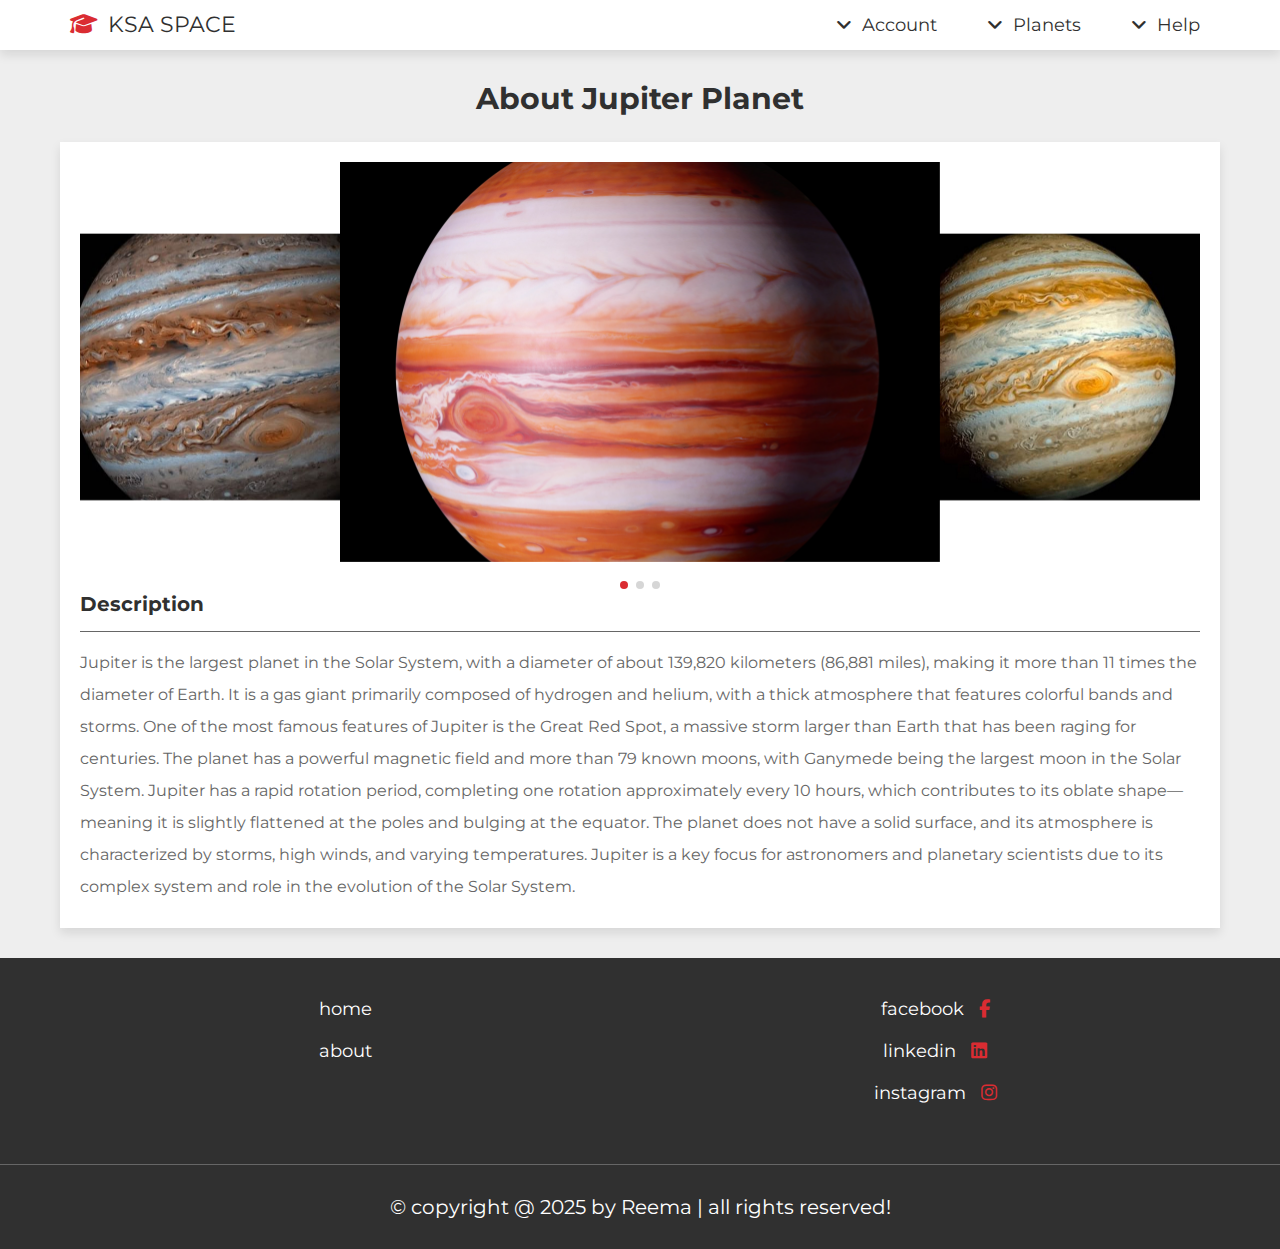
<file: jupiterplanet.html>
<!DOCTYPE html>
<html lang="en">

<head>
    <meta charset="UTF-8">
    <meta http-equiv="X-UA-Compatible" content="IE=edge">
    <meta name="viewport" content="width=device-width, initial-scale=1.0">
    <title>Jupiter Planet</title>

    <link rel="stylesheet" href="https://cdn.jsdelivr.net/npm/swiper@8/swiper-bundle.min.css" />

    <!-- font awesome cdn link  -->
    <link rel="stylesheet" href="https://cdnjs.cloudflare.com/ajax/libs/font-awesome/6.2.0/css/all.min.css">
    <link rel="stylesheet" href="css/sstyle.css">

</head>

<body>
    <header class="header">
        <nav class="navbar nav-2">
            <section class="flex">
                <div id="menu-btn" class="fas fa-bars"></div>
    
                <div class="menu">
                    <ul >
                        <li><a href=" #">Account<i class="fas fa-angle-down" style="margin-right: 10px;"></i></a>
                            <ul>
                                <li><a href="login.index">Login</a></li>
                                <li><a href="register.index">Register</a>
                            </ul>
                        </li>
                        <li><a href="#">Planets<i class="fas fa-angle-down" style="margin-right: 10px;"></i></a>
                        </li>
                        <li><a href="#">Help<i class="fas fa-angle-down" style="margin-right: 10px;"></i></a>
                            <ul>
                                <li><a href="#">About Us</a></i></li>
                            </ul>
                        </li>
                    </ul>
                </div>
                <a href="index.html" class="logo">KSA SPACE<i class="fa-solid fa-graduation-cap"
                        style="margin-left: 10px;"></i></a>
    
            </section>
        </nav>
    
    </header>
    <!-- view property section starts  -->

    <section class="view-property">

        <h1 class="heading">About Jupiter Planet</h1>
        <div class="details" >
            <div class="swiper images-container">
                <div class="swiper-wrapper">
                    <img src="images/jupiter1.jpg" alt="" class="swiper-slide">
                    <img src="images/jupiter2.jpg" alt="" class="swiper-slide">
                    <img src="images/jupiter3.jpg" alt="" class="swiper-slide">
                </div>
                <div class="swiper-pagination"></div>
            </div>
            <h3 class="title">Description</h3>
            <p class="description">Jupiter is the largest planet in the Solar System, with a diameter of about 139,820 kilometers (86,881 miles), making it more than 11 times the diameter of Earth. It is a gas giant primarily composed of hydrogen and helium, with a thick atmosphere that features colorful bands and storms.

                One of the most famous features of Jupiter is the Great Red Spot, a massive storm larger than Earth that has been raging for centuries. The planet has a powerful magnetic field and more than 79 known moons, with Ganymede being the largest moon in the Solar System.
                
                Jupiter has a rapid rotation period, completing one rotation approximately every 10 hours, which contributes to its oblate shape—meaning it is slightly flattened at the poles and bulging at the equator. The planet does not have a solid surface, and its atmosphere is characterized by storms, high winds, and varying temperatures. Jupiter is a key focus for astronomers and planetary scientists due to its complex system and role in the evolution of the Solar System.
                </p>
        </div>

    </section>


<!-- footer section starts  -->

<footer class="footer">

    <section class="flex">

        <div class="box">
            <a href="index.html"><span>home</span></a>
            <a href="#"><span>about</span></a>
        </div>

        <div class="box">
            <a href="#"><span>facebook</span><i class="fab fa-facebook-f"></i></a>
            <a href="#"><span>linkedin</span><i class="fab fa-linkedin"></i></a>
            <a href="#"><span>instagram</span><i class="fab fa-instagram"></i></a>

        </div>

    </section>
    <div class="credit">&copy; copyright @ 2025 by Reema | all rights reserved!
    </div>

</footer>

<!-- footer section ends -->
    <script src="https://cdn.jsdelivr.net/npm/swiper@8/swiper-bundle.min.js"></script>
    <!-- custom js file link  -->
    <script src="js/script.js"></script>
    <script>
    var swiper = new Swiper(".images-container", {
        effect: "coverflow",
        grabCursor: true,
        centeredSlides: true,
        slidesPerView: "auto",
        loop: true,
        coverflowEffect: {
            rotate: 0,
            stretch: 0,
            depth: 200,
            modifier: 3,
            slideShadows: true,
        },
        pagination: {
            el: ".swiper-pagination",
        },
    });
    </script>
</body>

</html>
</file>
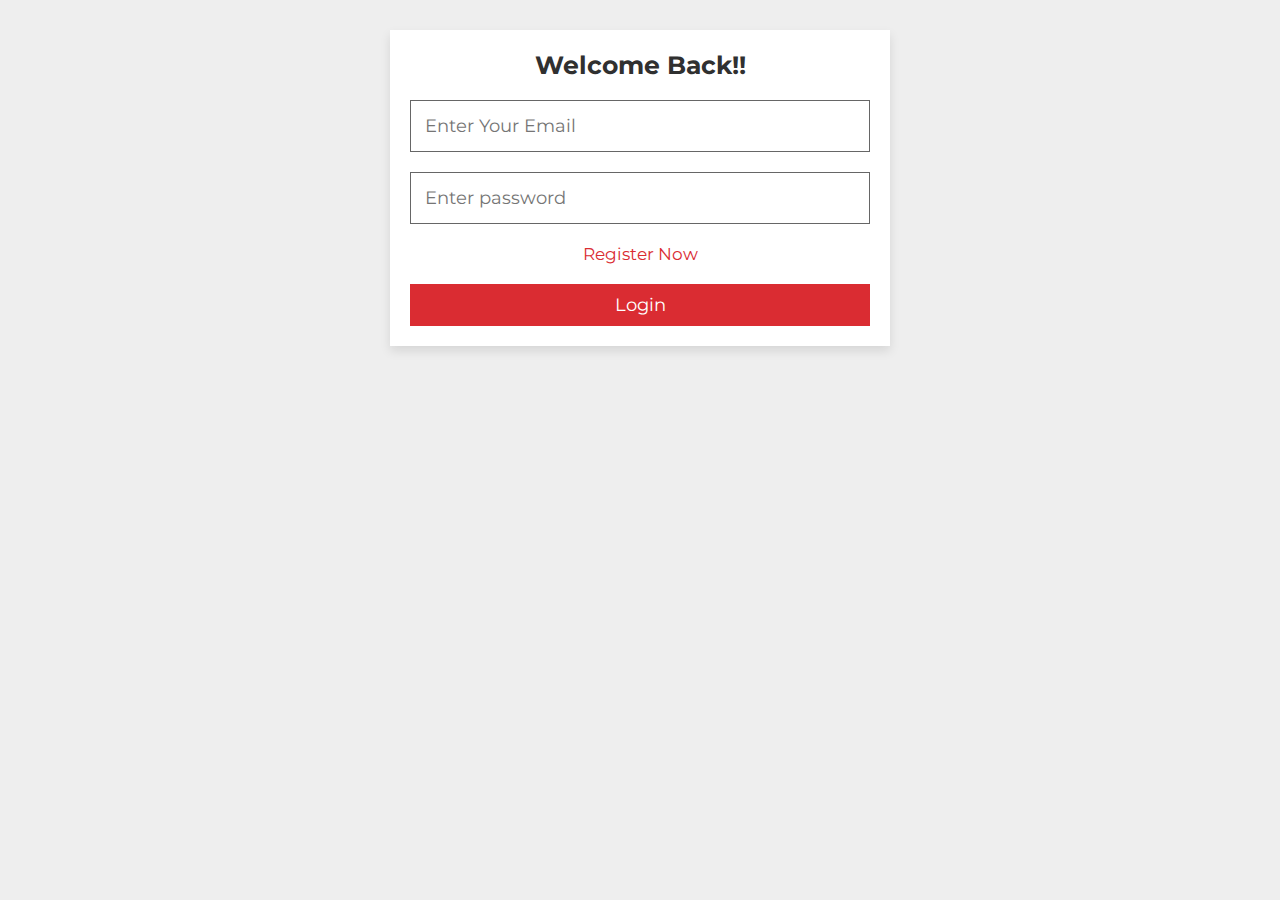
<file: login.html>
<!DOCTYPE html>
<html lang="en">

<head>
   <meta charset="UTF-8">
   <meta http-equiv="X-UA-Compatible" content="IE=edge">
   <meta name="viewport" content="width=device-width, initial-scale=1.0">
   <title>Login</title>

   <!-- font awesome cdn link  -->
   <link rel="stylesheet" href="https://cdnjs.cloudflare.com/ajax/libs/font-awesome/6.2.0/css/all.min.css">

   <!-- custom css file link  -->
   <link rel="stylesheet" href="css/sstyle.css">

</head>

<body>

   <!-- login section starts  -->

   <section class="form-container">

      <form method="post" >
         <h3>Welcome back!!</h3>
         <input type="email" name="email" required maxlength="50" placeholder="Enter Your Email" class="box" autofocus>
         <input type="password" name="pass" required maxlength="20" placeholder="Enter password" class="box">
         <p><a href="register.html">Register Now</a></p>
         <input type="submit" value="Login" name="submit" class="btn">
      </form>

   </section>

   <!-- login section ends -->
   <script src="js/script.js"></script>

</body>

</html>
</file>
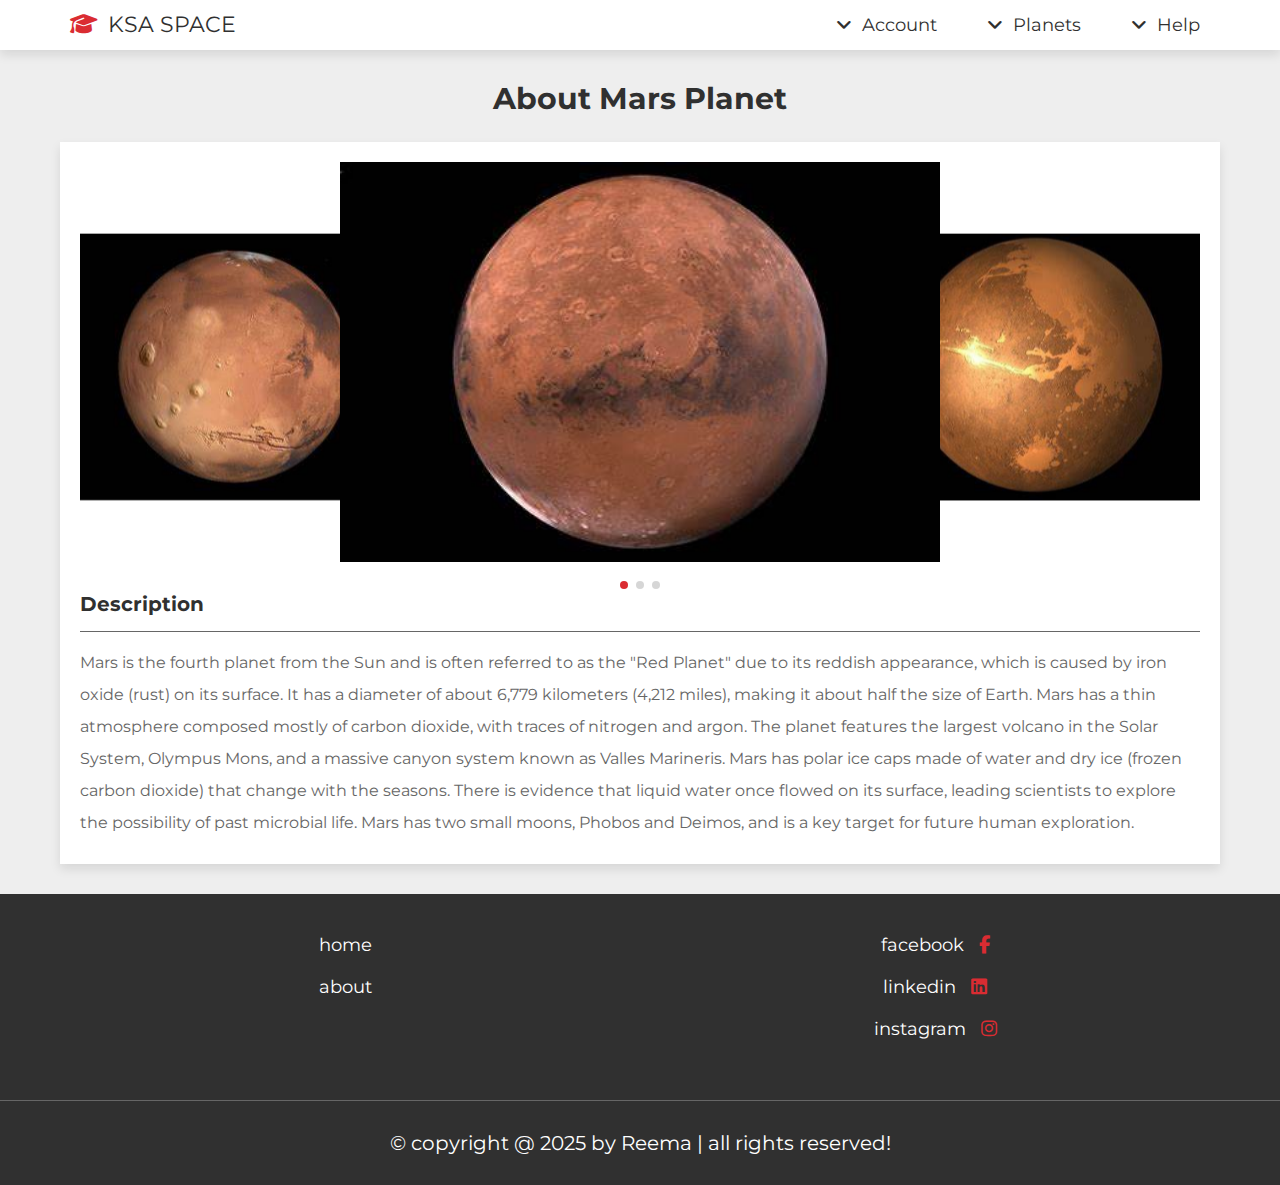
<file: marsplanet.html>
<!DOCTYPE html>
<html lang="en">

<head>
    <meta charset="UTF-8">
    <meta http-equiv="X-UA-Compatible" content="IE=edge">
    <meta name="viewport" content="width=device-width, initial-scale=1.0">
    <title>Mars Planet</title>

    <link rel="stylesheet" href="https://cdn.jsdelivr.net/npm/swiper@8/swiper-bundle.min.css" />

    <!-- font awesome cdn link  -->
    <link rel="stylesheet" href="https://cdnjs.cloudflare.com/ajax/libs/font-awesome/6.2.0/css/all.min.css">
    <link rel="stylesheet" href="css/sstyle.css">
</head>

<body>
    <header class="header">
        <nav class="navbar nav-2">
            <section class="flex">
                <div id="menu-btn" class="fas fa-bars"></div>
    
                <div class="menu">
                    <ul >
                        <li><a href=" #">Account<i class="fas fa-angle-down" style="margin-right: 10px;"></i></a>
                            <ul>
                                <li><a href="login.html">Login</a></li>
                                <li><a href="register.html">Register</a>
                            </ul>
                        </li>
                        <li><a href="#">Planets<i class="fas fa-angle-down" style="margin-right: 10px;"></i></a>
                        </li>
                        <li><a href="#">Help<i class="fas fa-angle-down" style="margin-right: 10px;"></i></a>
                            <ul>
                                <li><a href="#">About Us</a></i></li>
                            </ul>
                        </li>
                    </ul>
                </div>
                <a href="index.html" class="logo">KSA SPACE<i class="fa-solid fa-graduation-cap"
                        style="margin-left: 10px;"></i></a>
    
            </section>
        </nav>
    
    </header>
    <!-- view property section starts  -->

    <section class="view-property">

        <h1 class="heading">About Mars Planet</h1>
        <div class="details" >
            <div class="swiper images-container">
                <div class="swiper-wrapper">
                    <img src="images/mars1.jpg" alt="" class="swiper-slide">
                    <img src="images/mars2.jpg" alt="" class="swiper-slide">
                    <img src="images/mars3.jpg" alt="" class="swiper-slide">
                </div>
                <div class="swiper-pagination"></div>
            </div>
            <h3 class="title">Description</h3>
            <p class="description">Mars is the fourth planet from the Sun and is often referred to as the "Red Planet" due to its reddish appearance, which is caused by iron oxide (rust) on its surface. It has a diameter of about 6,779 kilometers (4,212 miles), making it about half the size of Earth. Mars has a thin atmosphere composed mostly of carbon dioxide, with traces of nitrogen and argon.

                The planet features the largest volcano in the Solar System, Olympus Mons, and a massive canyon system known as Valles Marineris. Mars has polar ice caps made of water and dry ice (frozen carbon dioxide) that change with the seasons. There is evidence that liquid water once flowed on its surface, leading scientists to explore the possibility of past microbial life. Mars has two small moons, Phobos and Deimos, and is a key target for future human exploration.
                </p>
        </div>

    </section>



<!-- footer section starts  -->

<footer class="footer">

    <section class="flex">

        <div class="box">
            <a href="index.html"><span>home</span></a>
            <a href="#"><span>about</span></a>
        </div>

        <div class="box">
            <a href="#"><span>facebook</span><i class="fab fa-facebook-f"></i></a>
            <a href="#"><span>linkedin</span><i class="fab fa-linkedin"></i></a>
            <a href="#"><span>instagram</span><i class="fab fa-instagram"></i></a>

        </div>

    </section>
    <div class="credit">&copy; copyright @ 2025 by Reema | all rights reserved!
    </div>

</footer>

<!-- footer section ends -->
    <script src="https://cdn.jsdelivr.net/npm/swiper@8/swiper-bundle.min.js"></script>
    <!-- custom js file link  -->
    <script src="js/script.js"></script>
    <script>
    var swiper = new Swiper(".images-container", {
        effect: "coverflow",
        grabCursor: true,
        centeredSlides: true,
        slidesPerView: "auto",
        loop: true,
        coverflowEffect: {
            rotate: 0,
            stretch: 0,
            depth: 200,
            modifier: 3,
            slideShadows: true,
        },
        pagination: {
            el: ".swiper-pagination",
        },
    });
    </script>
</body>

</html>
</file>
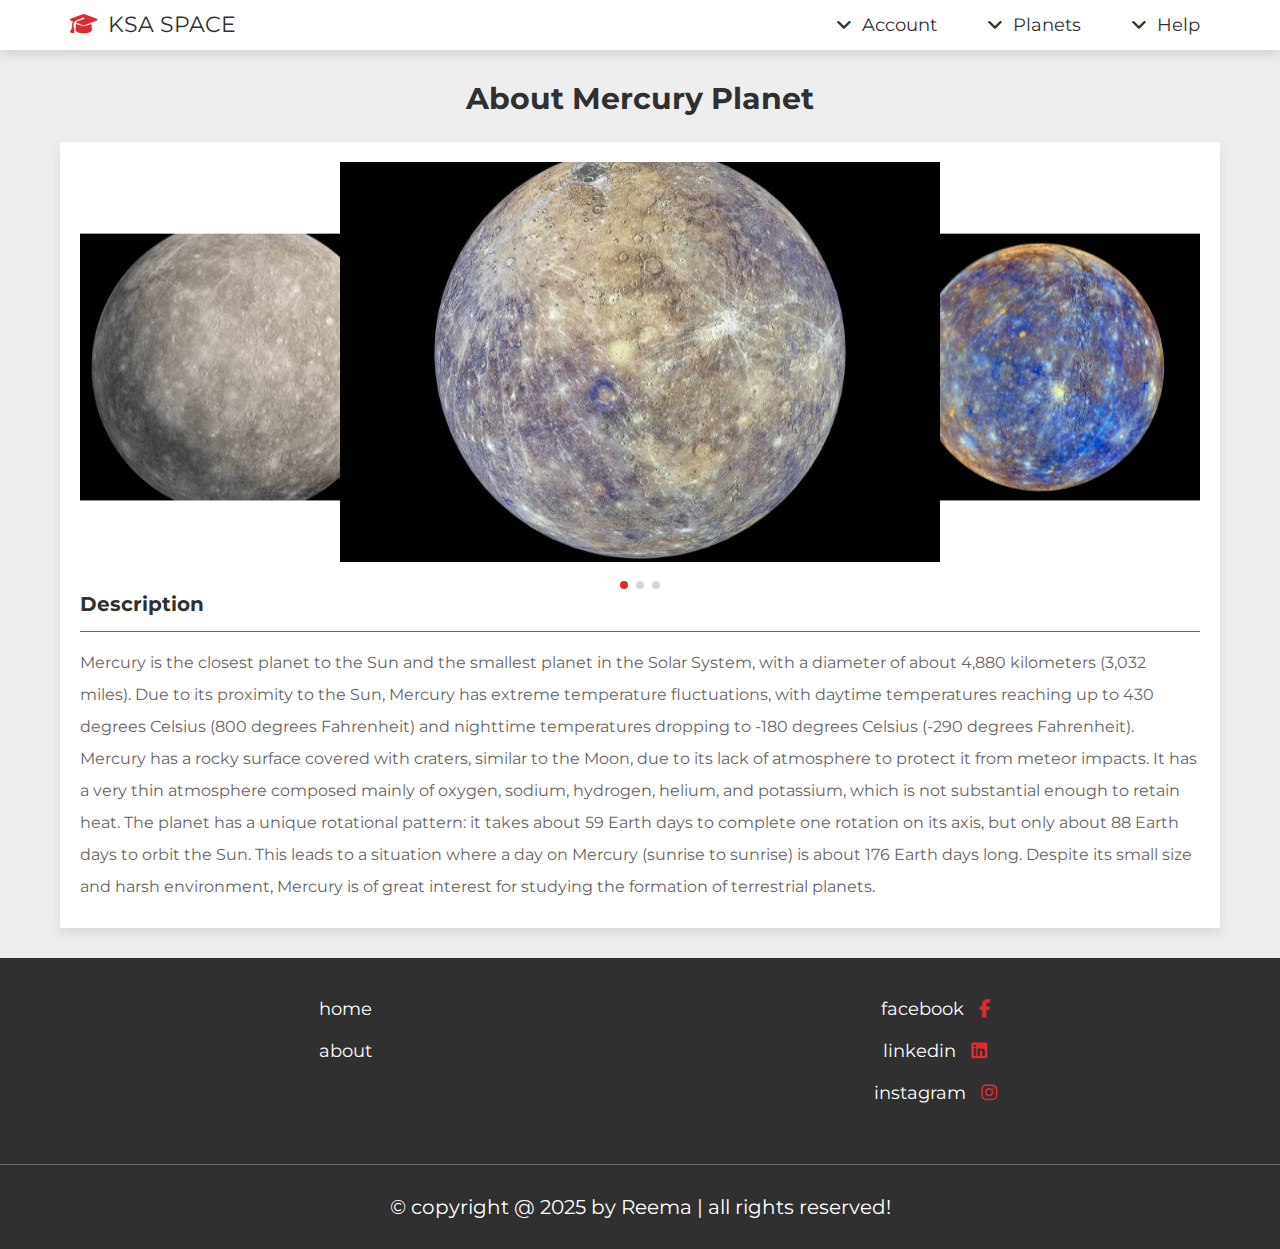
<file: mercuryplanet.html>
<!DOCTYPE html>
<html lang="en">

<head>
    <meta charset="UTF-8">
    <meta http-equiv="X-UA-Compatible" content="IE=edge">
    <meta name="viewport" content="width=device-width, initial-scale=1.0">
    <title>Mercury Planet</title>

    <link rel="stylesheet" href="https://cdn.jsdelivr.net/npm/swiper@8/swiper-bundle.min.css" />

    <!-- font awesome cdn link  -->
    <link rel="stylesheet" href="https://cdnjs.cloudflare.com/ajax/libs/font-awesome/6.2.0/css/all.min.css">
    <link rel="stylesheet" href="css/sstyle.css">
</head>

<body>
    <header class="header">
        <nav class="navbar nav-2">
            <section class="flex">
                <div id="menu-btn" class="fas fa-bars"></div>
    
                <div class="menu">
                    <ul >
                        <li><a href=" #">Account<i class="fas fa-angle-down" style="margin-right: 10px;"></i></a>
                            <ul>
                                <li><a href="login.html">Login</a></li>
                                <li><a href="register.html">Register</a>
                            </ul>
                        </li>
                        <li><a href="#">Planets<i class="fas fa-angle-down" style="margin-right: 10px;"></i></a>
                        </li>
                        <li><a href="#">Help<i class="fas fa-angle-down" style="margin-right: 10px;"></i></a>
                            <ul>
                                <li><a href="#">About Us</a></i></li>
                            </ul>
                        </li>
                    </ul>
                </div>
                <a href="index.html" class="logo">KSA SPACE<i class="fa-solid fa-graduation-cap"
                        style="margin-left: 10px;"></i></a>
    
            </section>
        </nav>
    
    </header>
    <!-- view property section starts  -->

    <section class="view-property">

        <h1 class="heading">About Mercury Planet</h1>
        <div class="details" >
            <div class="swiper images-container">
                <div class="swiper-wrapper">
                    <img src="images/mercury1.jpeg" alt="" class="swiper-slide">
                    <img src="images/mercury1.jpg" alt="" class="swiper-slide">
                    <img src="images/mercury2.jpg" alt="" class="swiper-slide">
                </div>
                <div class="swiper-pagination"></div>
            </div>
            <h3 class="title">Description</h3>
            <p class="description">Mercury is the closest planet to the Sun and the smallest planet in the Solar System, with a diameter of about 4,880 kilometers (3,032 miles). Due to its proximity to the Sun, Mercury has extreme temperature fluctuations, with daytime temperatures reaching up to 430 degrees Celsius (800 degrees Fahrenheit) and nighttime temperatures dropping to -180 degrees Celsius (-290 degrees Fahrenheit).

                Mercury has a rocky surface covered with craters, similar to the Moon, due to its lack of atmosphere to protect it from meteor impacts. It has a very thin atmosphere composed mainly of oxygen, sodium, hydrogen, helium, and potassium, which is not substantial enough to retain heat.
                
                The planet has a unique rotational pattern: it takes about 59 Earth days to complete one rotation on its axis, but only about 88 Earth days to orbit the Sun. This leads to a situation where a day on Mercury (sunrise to sunrise) is about 176 Earth days long. Despite its small size and harsh environment, Mercury is of great interest for studying the formation of terrestrial planets.
                </p>
        </div>

    </section>

<!-- footer section starts  -->

<footer class="footer">

    <section class="flex">

        <div class="box">
            <a href="index.html"><span>home</span></a>
            <a href="#"><span>about</span></a>
        </div>

        <div class="box">
            <a href="#"><span>facebook</span><i class="fab fa-facebook-f"></i></a>
            <a href="#"><span>linkedin</span><i class="fab fa-linkedin"></i></a>
            <a href="#"><span>instagram</span><i class="fab fa-instagram"></i></a>

        </div>

    </section>
    <div class="credit">&copy; copyright @ 2025 by Reema | all rights reserved!
    </div>

</footer>

<!-- footer section ends -->
    <script src="https://cdn.jsdelivr.net/npm/swiper@8/swiper-bundle.min.js"></script>
    <!-- custom js file link  -->
    <script src="js/script.js"></script>
    <script>
    var swiper = new Swiper(".images-container", {
        effect: "coverflow",
        grabCursor: true,
        centeredSlides: true,
        slidesPerView: "auto",
        loop: true,
        coverflowEffect: {
            rotate: 0,
            stretch: 0,
            depth: 200,
            modifier: 3,
            slideShadows: true,
        },
        pagination: {
            el: ".swiper-pagination",
        },
    });
    </script>
</body>

</html>
</file>
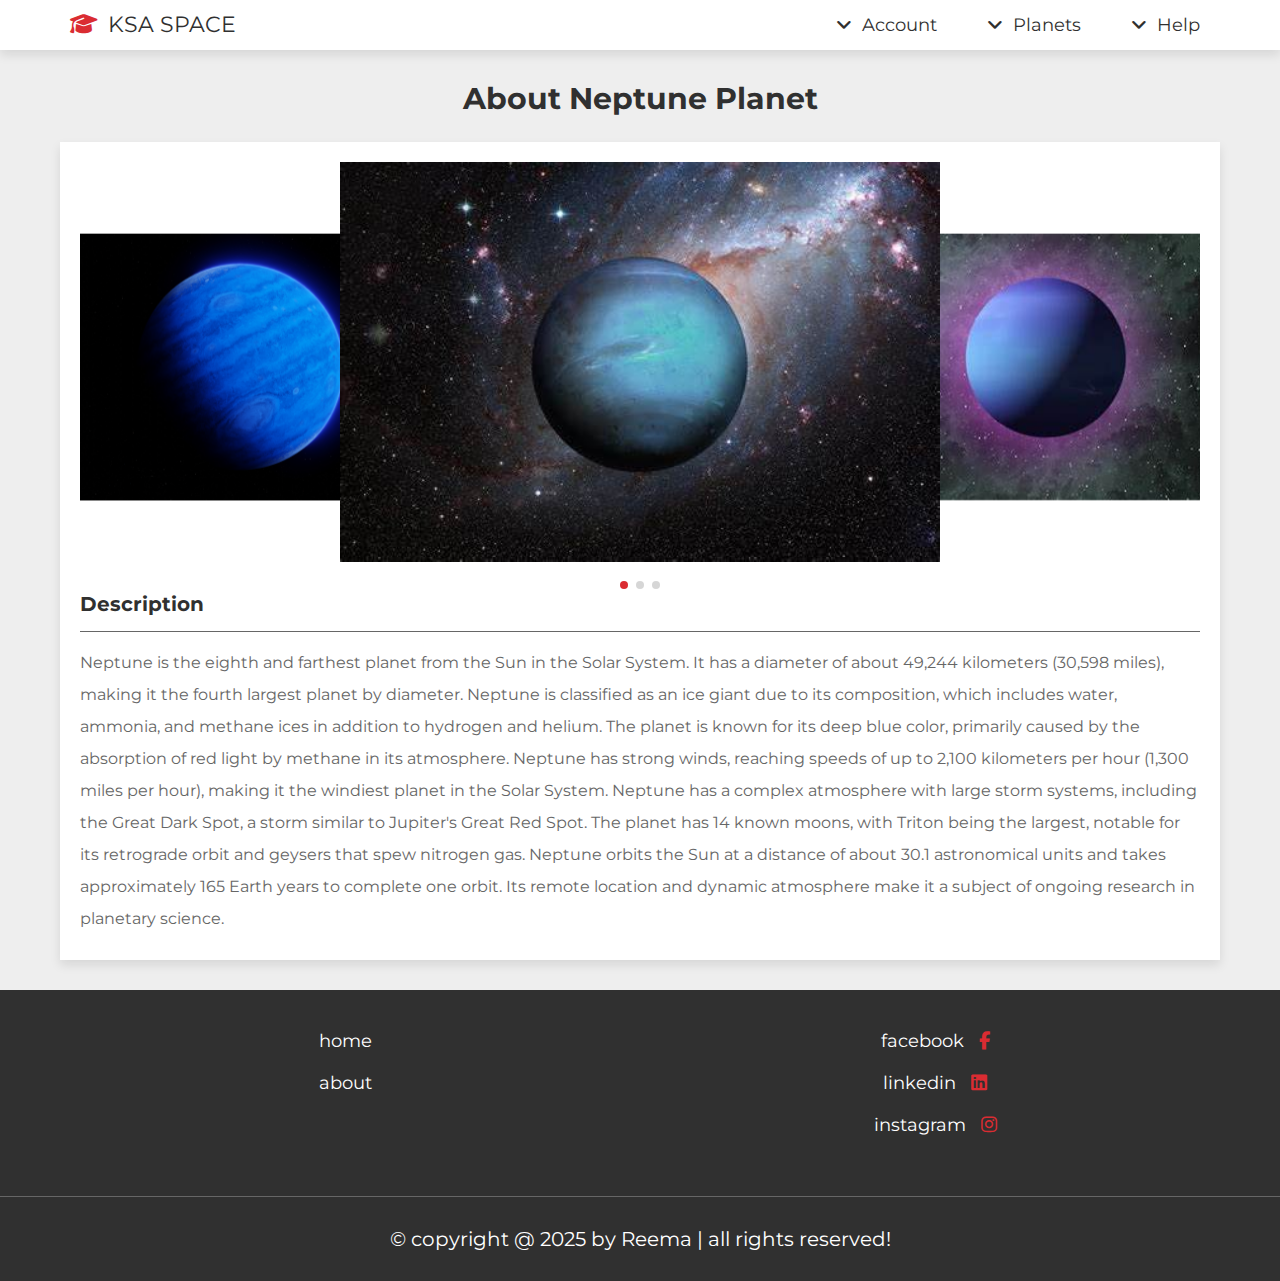
<file: neptuneplanet.html>
<!DOCTYPE html>
<html lang="en">

<head>
    <meta charset="UTF-8">
    <meta http-equiv="X-UA-Compatible" content="IE=edge">
    <meta name="viewport" content="width=device-width, initial-scale=1.0">
    <title>Neptune Planet</title>

    <link rel="stylesheet" href="https://cdn.jsdelivr.net/npm/swiper@8/swiper-bundle.min.css" />

    <!-- font awesome cdn link  -->
    <link rel="stylesheet" href="https://cdnjs.cloudflare.com/ajax/libs/font-awesome/6.2.0/css/all.min.css">
    <link rel="stylesheet" href="css/sstyle.css">
</head>

<body>
    <header class="header">
        <nav class="navbar nav-2">
            <section class="flex">
                <div id="menu-btn" class="fas fa-bars"></div>
    
                <div class="menu">
                    <ul >
                        <li><a href=" #">Account<i class="fas fa-angle-down" style="margin-right: 10px;"></i></a>
                            <ul>
                                <li><a href="login.html">Login</a></li>
                                <li><a href="register.html">Register</a>
                            </ul>
                        </li>
                        <li><a href="#">Planets<i class="fas fa-angle-down" style="margin-right: 10px;"></i></a>
                        </li>
                        <li><a href="#">Help<i class="fas fa-angle-down" style="margin-right: 10px;"></i></a>
                            <ul>
                                <li><a href="#">About Us</a></i></li>
                            </ul>
                        </li>
                    </ul>
                </div>
                <a href="index.html" class="logo">KSA SPACE<i class="fa-solid fa-graduation-cap"
                        style="margin-left: 10px;"></i></a>
    
            </section>
        </nav>
    
    </header>
    <!-- view property section starts  -->

    <section class="view-property">

        <h1 class="heading">About Neptune Planet</h1>
        <div class="details" >
            <div class="swiper images-container">
                <div class="swiper-wrapper">
                    <img src="images/neptune1.jpg" alt="" class="swiper-slide">
                    <img src="images/neptune2.jpg" alt="" class="swiper-slide">
                    <img src="images/neptune3.jpg" alt="" class="swiper-slide">
                </div>
                <div class="swiper-pagination"></div>
            </div>
            <h3 class="title">Description</h3>
            <p class="description">Neptune is the eighth and farthest planet from the Sun in the Solar System. It has a diameter of about 49,244 kilometers (30,598 miles), making it the fourth largest planet by diameter. Neptune is classified as an ice giant due to its composition, which includes water, ammonia, and methane ices in addition to hydrogen and helium.

                The planet is known for its deep blue color, primarily caused by the absorption of red light by methane in its atmosphere. Neptune has strong winds, reaching speeds of up to 2,100 kilometers per hour (1,300 miles per hour), making it the windiest planet in the Solar System.
                
                Neptune has a complex atmosphere with large storm systems, including the Great Dark Spot, a storm similar to Jupiter's Great Red Spot. The planet has 14 known moons, with Triton being the largest, notable for its retrograde orbit and geysers that spew nitrogen gas.
                
                Neptune orbits the Sun at a distance of about 30.1 astronomical units and takes approximately 165 Earth years to complete one orbit. Its remote location and dynamic atmosphere make it a subject of ongoing research in planetary science.
                </p>
        </div>

    </section>


<!-- footer section starts  -->

<footer class="footer">

    <section class="flex">

        <div class="box">
            <a href="index.html"><span>home</span></a>
            <a href="#"><span>about</span></a>
        </div>

        <div class="box">
            <a href="#"><span>facebook</span><i class="fab fa-facebook-f"></i></a>
            <a href="#"><span>linkedin</span><i class="fab fa-linkedin"></i></a>
            <a href="#"><span>instagram</span><i class="fab fa-instagram"></i></a>

        </div>

    </section>
    <div class="credit">&copy; copyright @ 2025 by Reema | all rights reserved!
    </div>

</footer>

<!-- footer section ends -->
    <script src="https://cdn.jsdelivr.net/npm/swiper@8/swiper-bundle.min.js"></script>
    <!-- custom js file link  -->
    <script src="js/script.js"></script>
    <script>
    var swiper = new Swiper(".images-container", {
        effect: "coverflow",
        grabCursor: true,
        centeredSlides: true,
        slidesPerView: "auto",
        loop: true,
        coverflowEffect: {
            rotate: 0,
            stretch: 0,
            depth: 200,
            modifier: 3,
            slideShadows: true,
        },
        pagination: {
            el: ".swiper-pagination",
        },
    });
    </script>
</body>

</html>
</file>
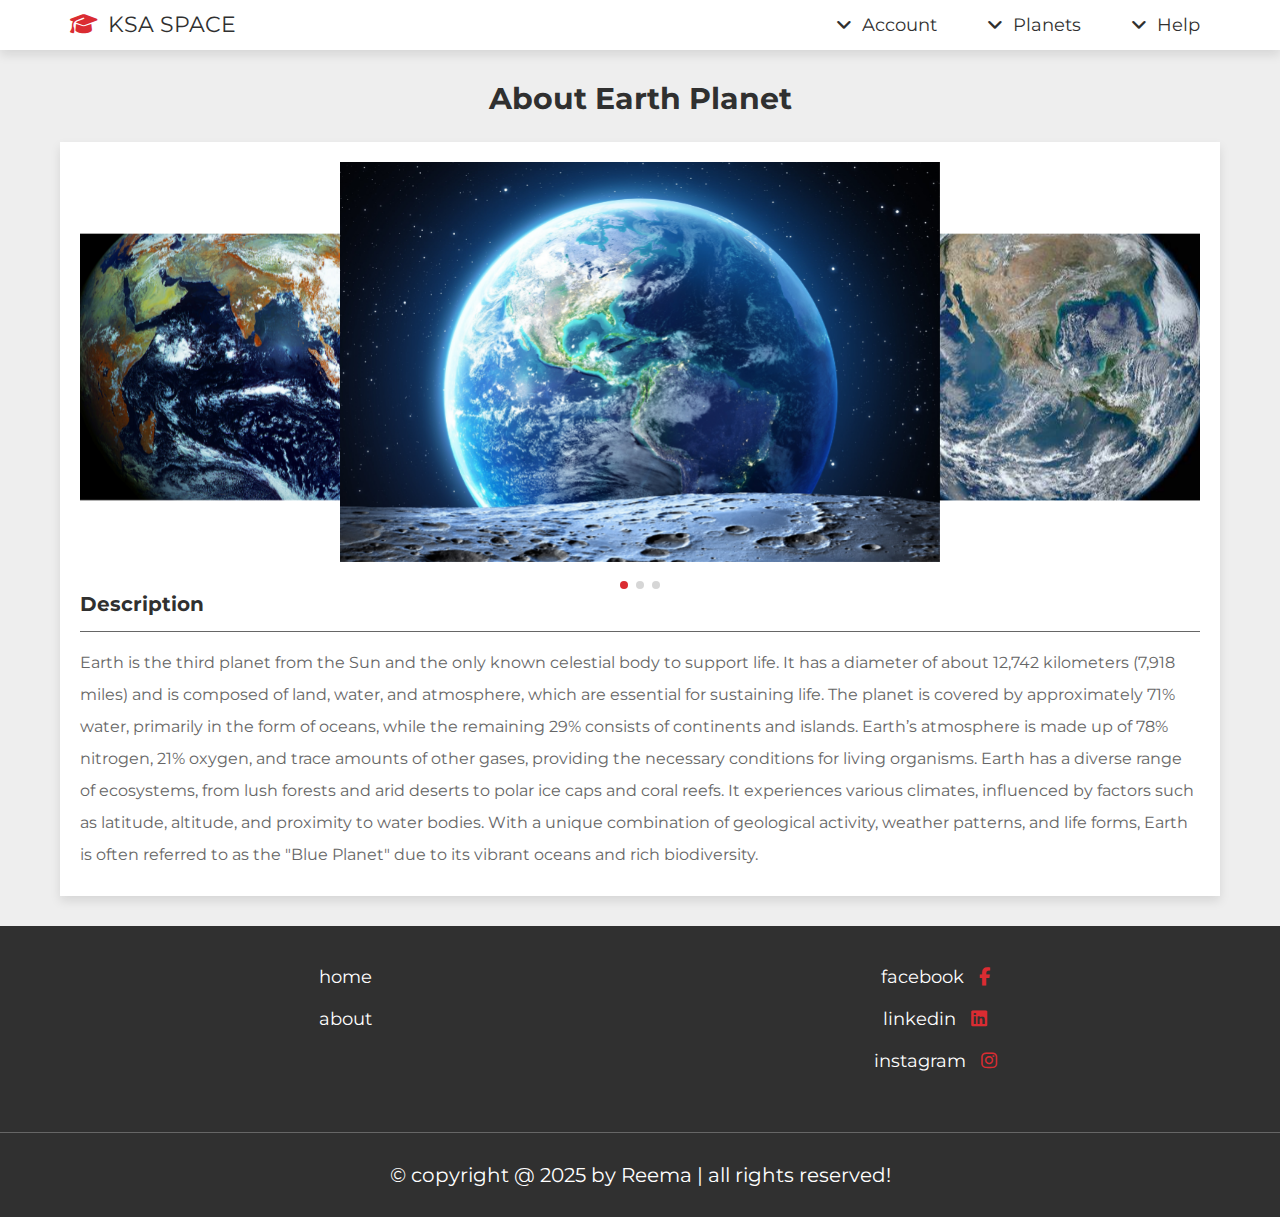
<file: planetEarth.html>
<!DOCTYPE html>
<html lang="en">

<head>
    <meta charset="UTF-8">
    <meta http-equiv="X-UA-Compatible" content="IE=edge">
    <meta name="viewport" content="width=device-width, initial-scale=1.0">
    <title>Earth Planet</title>

    <link rel="stylesheet" href="https://cdn.jsdelivr.net/npm/swiper@8/swiper-bundle.min.css" />

    <!-- font awesome cdn link  -->
    <link rel="stylesheet" href="https://cdnjs.cloudflare.com/ajax/libs/font-awesome/6.2.0/css/all.min.css">

    <!-- custom css file link  -->
    <link rel="stylesheet" href="css/sstyle.css">
</head>

<body>
    <header class="header">
        <nav class="navbar nav-2">
            <section class="flex">
                <div id="menu-btn" class="fas fa-bars"></div>
    
                <div class="menu">
                    <ul >
                        <li><a href=" #">Account<i class="fas fa-angle-down" style="margin-right: 10px;"></i></a>
                            <ul>
                                <li><a href="login.html">Login</a></li>
                                <li><a href="register.html">Register</a>
                            </ul>
                        </li>
                        <li><a href="#">Planets<i class="fas fa-angle-down" style="margin-right: 10px;"></i></a>
                        </li>
                        <li><a href="#">Help<i class="fas fa-angle-down" style="margin-right: 10px;"></i></a>
                            <ul>
                                <li><a href="about.index">About Us</a></i></li>
                            </ul>
                        </li>
                    </ul>
                </div>
                <a href="index.html" class="logo">KSA SPACE<i class="fa-solid fa-graduation-cap"
                        style="margin-left: 10px;"></i></a>
    
            </section>
        </nav>
    
    </header>
    <!-- view property section starts  -->

    <section class="view-property">

        <h1 class="heading">About Earth Planet</h1>
        <div class="details" >
            <div class="swiper images-container">
                <div class="swiper-wrapper">
                    <img src="images/earth1.jpg" alt="" class="swiper-slide">
                    <img src="images/earth2.jpg" alt="" class="swiper-slide">
                    <img src="images/earth3.jpg" alt="" class="swiper-slide">
                </div>
                <div class="swiper-pagination"></div>
            </div>
            <h3 class="title">Description</h3>
            <p class="description">Earth is the third planet from the Sun and the only known celestial body to support life. It has a diameter of about 12,742 kilometers (7,918 miles) and is composed of land, water, and atmosphere, which are essential for sustaining life.

                The planet is covered by approximately 71% water, primarily in the form of oceans, while the remaining 29% consists of continents and islands. Earth’s atmosphere is made up of 78% nitrogen, 21% oxygen, and trace amounts of other gases, providing the necessary conditions for living organisms.
                
                Earth has a diverse range of ecosystems, from lush forests and arid deserts to polar ice caps and coral reefs. It experiences various climates, influenced by factors such as latitude, altitude, and proximity to water bodies.
                
                With a unique combination of geological activity, weather patterns, and life forms, Earth is often referred to as the "Blue Planet" due to its vibrant oceans and rich biodiversity.
                </p>
        </div>

    </section>


<!-- footer section starts  -->

<footer class="footer">

    <section class="flex">

        <div class="box">
            <a href="index.html"><span>home</span></a>
            <a href="#"><span>about</span></a>
        </div>

        <div class="box">
            <a href="#"><span>facebook</span><i class="fab fa-facebook-f"></i></a>
            <a href="#"><span>linkedin</span><i class="fab fa-linkedin"></i></a>
            <a href="#"><span>instagram</span><i class="fab fa-instagram"></i></a>

        </div>

    </section>
    <div class="credit">&copy; copyright @ 2025 by Reema | all rights reserved!
    </div>

</footer>

<!-- footer section ends -->
    <script src="https://cdn.jsdelivr.net/npm/swiper@8/swiper-bundle.min.js"></script>
    <!-- custom js file link  -->
    <script src="js/script.js"></script>
    <script>
    var swiper = new Swiper(".images-container", {
        effect: "coverflow",
        grabCursor: true,
        centeredSlides: true,
        slidesPerView: "auto",
        loop: true,
        coverflowEffect: {
            rotate: 0,
            stretch: 0,
            depth: 200,
            modifier: 3,
            slideShadows: true,
        },
        pagination: {
            el: ".swiper-pagination",
        },
    });
    </script>
</body>

</html>
</file>
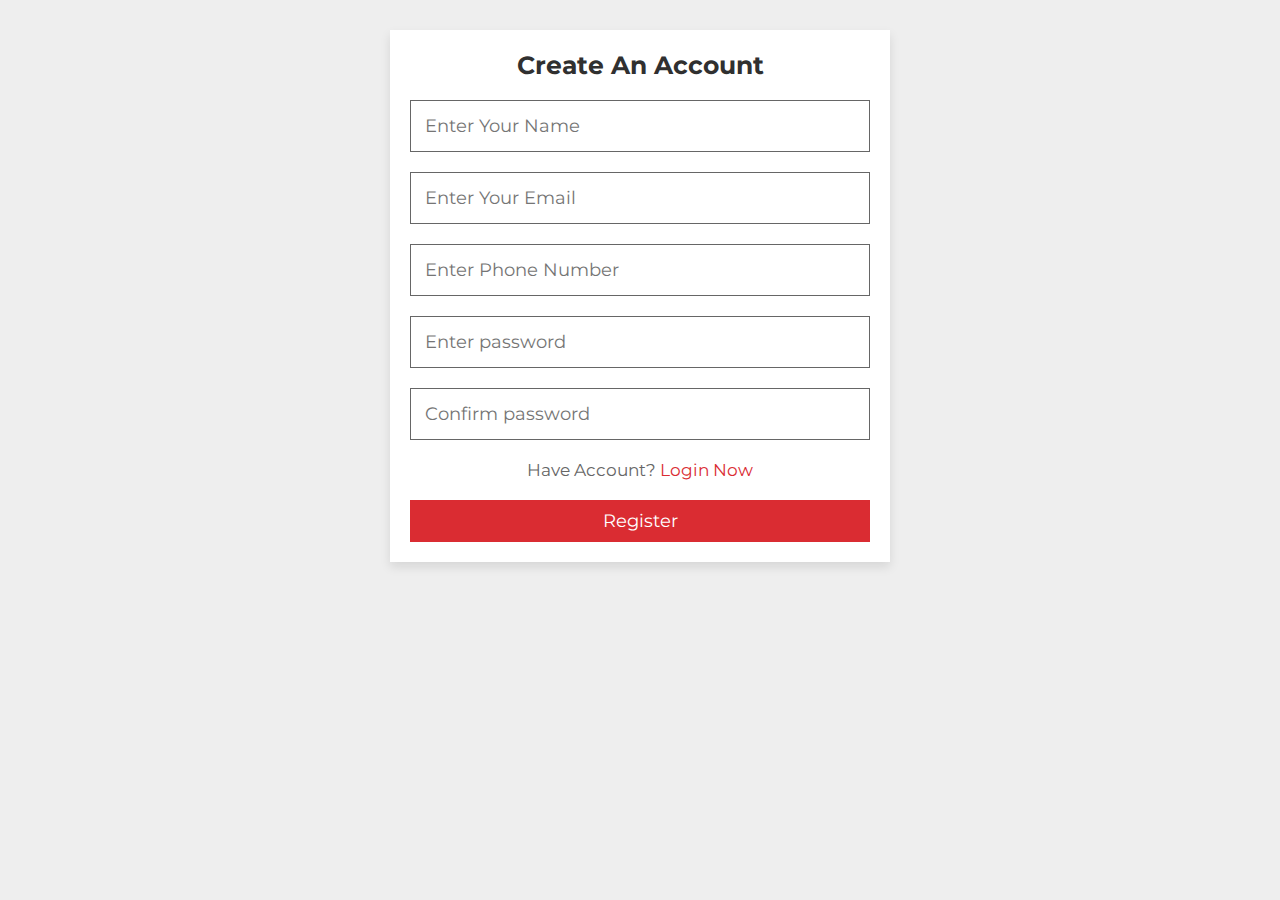
<file: register.html>
<!DOCTYPE html>
<html lang="en">

<head>
   <meta charset="UTF-8">
   <meta http-equiv="X-UA-Compatible" content="IE=edge">
   <meta name="viewport" content="width=device-width, initial-scale=1.0">
   <title>Login</title>

   <!-- font awesome cdn link  -->
   <link rel="stylesheet" href="https://cdnjs.cloudflare.com/ajax/libs/font-awesome/6.2.0/css/all.min.css">

   <!-- custom css file link  -->
   <link rel="stylesheet" href="css/sstyle.css">

</head>

<body>

   <!-- login section starts  -->

   <section class="form-container">

      <form method="post" >
         <h3>Create An Account</h3>
         <input type="text" name="name" required maxlength="50" placeholder="Enter Your Name" class="box" autofocus>
         <input type="email" name="email" required maxlength="50" placeholder="Enter Your Email" class="box">
         <input type="tel" id="phone" name='number' min="0" pattern="[0-9]*" title="Number from 1 to 10"
             max="9999999999" maxlength="10" placeholder="Enter Phone Number" class="box" required>
         <input type="password" name="pass" required maxlength="20" placeholder="Enter password" class="box">
         <input type="password" name="c_pass" required maxlength="20" placeholder="Confirm password" class="box">
         <p>Have Account? <a href="login.html">Login Now </a></p>
         <input type="submit" value="Register" name="submit" class="btn">
      </form>

   </section>

   <!-- login section ends -->
   <script src="js/script.js"></script>

</body>

</html>
</file>
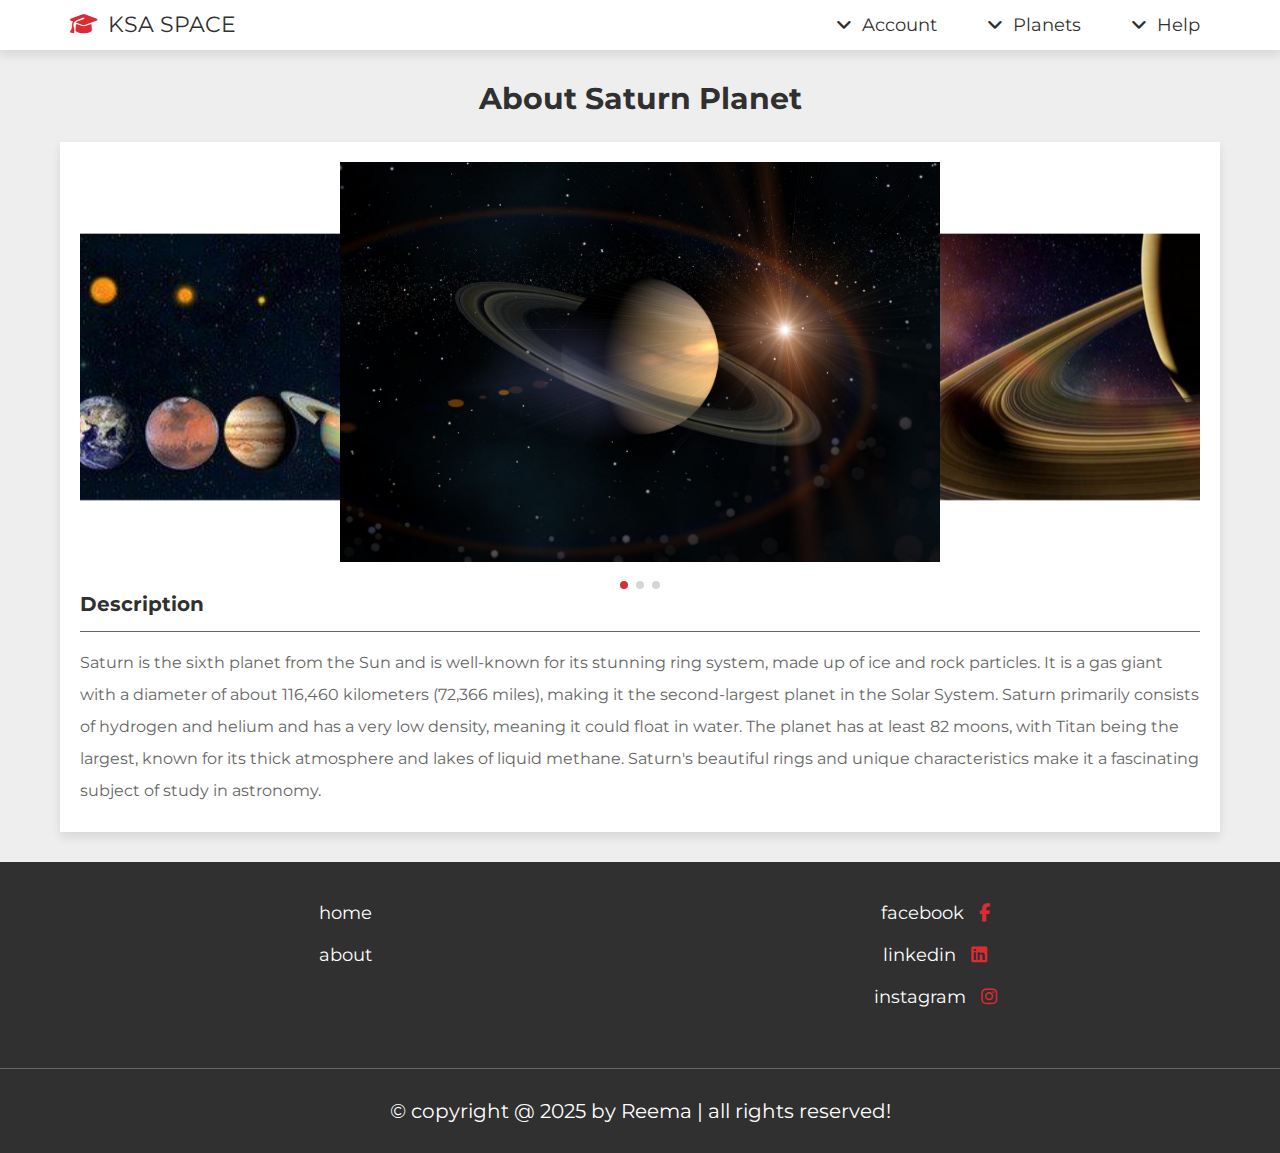
<file: saturnplanet.html>
<!DOCTYPE html>
<html lang="en">

<head>
    <meta charset="UTF-8">
    <meta http-equiv="X-UA-Compatible" content="IE=edge">
    <meta name="viewport" content="width=device-width, initial-scale=1.0">
    <title>Saturn Planet</title>

    <link rel="stylesheet" href="https://cdn.jsdelivr.net/npm/swiper@8/swiper-bundle.min.css" />

    <!-- font awesome cdn link  -->
    <link rel="stylesheet" href="https://cdnjs.cloudflare.com/ajax/libs/font-awesome/6.2.0/css/all.min.css">
    <link rel="stylesheet" href="css/sstyle.css">
</head>

<body>
    <header class="header">
        <nav class="navbar nav-2">
            <section class="flex">
                <div id="menu-btn" class="fas fa-bars"></div>
    
                <div class="menu">
                    <ul >
                        <li><a href=" #">Account<i class="fas fa-angle-down" style="margin-right: 10px;"></i></a>
                            <ul>
                                <li><a href="login.html">Login</a></li>
                                <li><a href="register.html">Register</a>
                            </ul>
                        </li>
                        <li><a href="#">Planets<i class="fas fa-angle-down" style="margin-right: 10px;"></i></a>
                        </li>
                        <li><a href="#">Help<i class="fas fa-angle-down" style="margin-right: 10px;"></i></a>
                            <ul>
                                <li><a href="#">About Us</a></i></li>
                            </ul>
                        </li>
                    </ul>
                </div>
                <a href="index.html" class="logo">KSA SPACE<i class="fa-solid fa-graduation-cap"
                        style="margin-left: 10px;"></i></a>
    
            </section>
        </nav>
    
    </header>
    <!-- view property section starts  -->

    <section class="view-property">

        <h1 class="heading">About Saturn Planet</h1>
        <div class="details" >
            <div class="swiper images-container">
                <div class="swiper-wrapper">
                    <img src="images/saturn1.jpg" alt="" class="swiper-slide">
                    <img src="images/saturn2.jpg" alt="" class="swiper-slide">
                    <img src="images/saturn3.jpg" alt="" class="swiper-slide">
                </div>
                <div class="swiper-pagination"></div>
            </div>
            <h3 class="title">Description</h3>
            <p class="description">Saturn is the sixth planet from the Sun and is well-known for its stunning ring system, 
                made up of ice and rock particles. It is a gas giant with a diameter of about 116,460 kilometers (72,366 miles),
                 making it the second-largest planet in the Solar System. Saturn primarily consists of hydrogen and helium and has a
                  very low density, meaning it could float in water. The planet has at least 82 moons, with Titan being the largest, known for its thick atmosphere and lakes of liquid methane. Saturn's beautiful rings and unique characteristics make it a fascinating subject of study in astronomy.
                </p>
        </div>

    </section>

<!-- footer section starts  -->

<footer class="footer">

    <section class="flex">

        <div class="box">
            <a href="index.html"><span>home</span></a>
            <a href="#"><span>about</span></a>
        </div>

        <div class="box">
            <a href="#"><span>facebook</span><i class="fab fa-facebook-f"></i></a>
            <a href="#"><span>linkedin</span><i class="fab fa-linkedin"></i></a>
            <a href="#"><span>instagram</span><i class="fab fa-instagram"></i></a>

        </div>

    </section>
    <div class="credit">&copy; copyright @ 2025 by Reema | all rights reserved!
    </div>

</footer>

<!-- footer section ends -->
    <script src="https://cdn.jsdelivr.net/npm/swiper@8/swiper-bundle.min.js"></script>
    <!-- custom js file link  -->
    <script src="js/script.js"></script>
    <script>
    var swiper = new Swiper(".images-container", {
        effect: "coverflow",
        grabCursor: true,
        centeredSlides: true,
        slidesPerView: "auto",
        loop: true,
        coverflowEffect: {
            rotate: 0,
            stretch: 0,
            depth: 200,
            modifier: 3,
            slideShadows: true,
        },
        pagination: {
            el: ".swiper-pagination",
        },
    });
    </script>
</body>

</html>
</file>
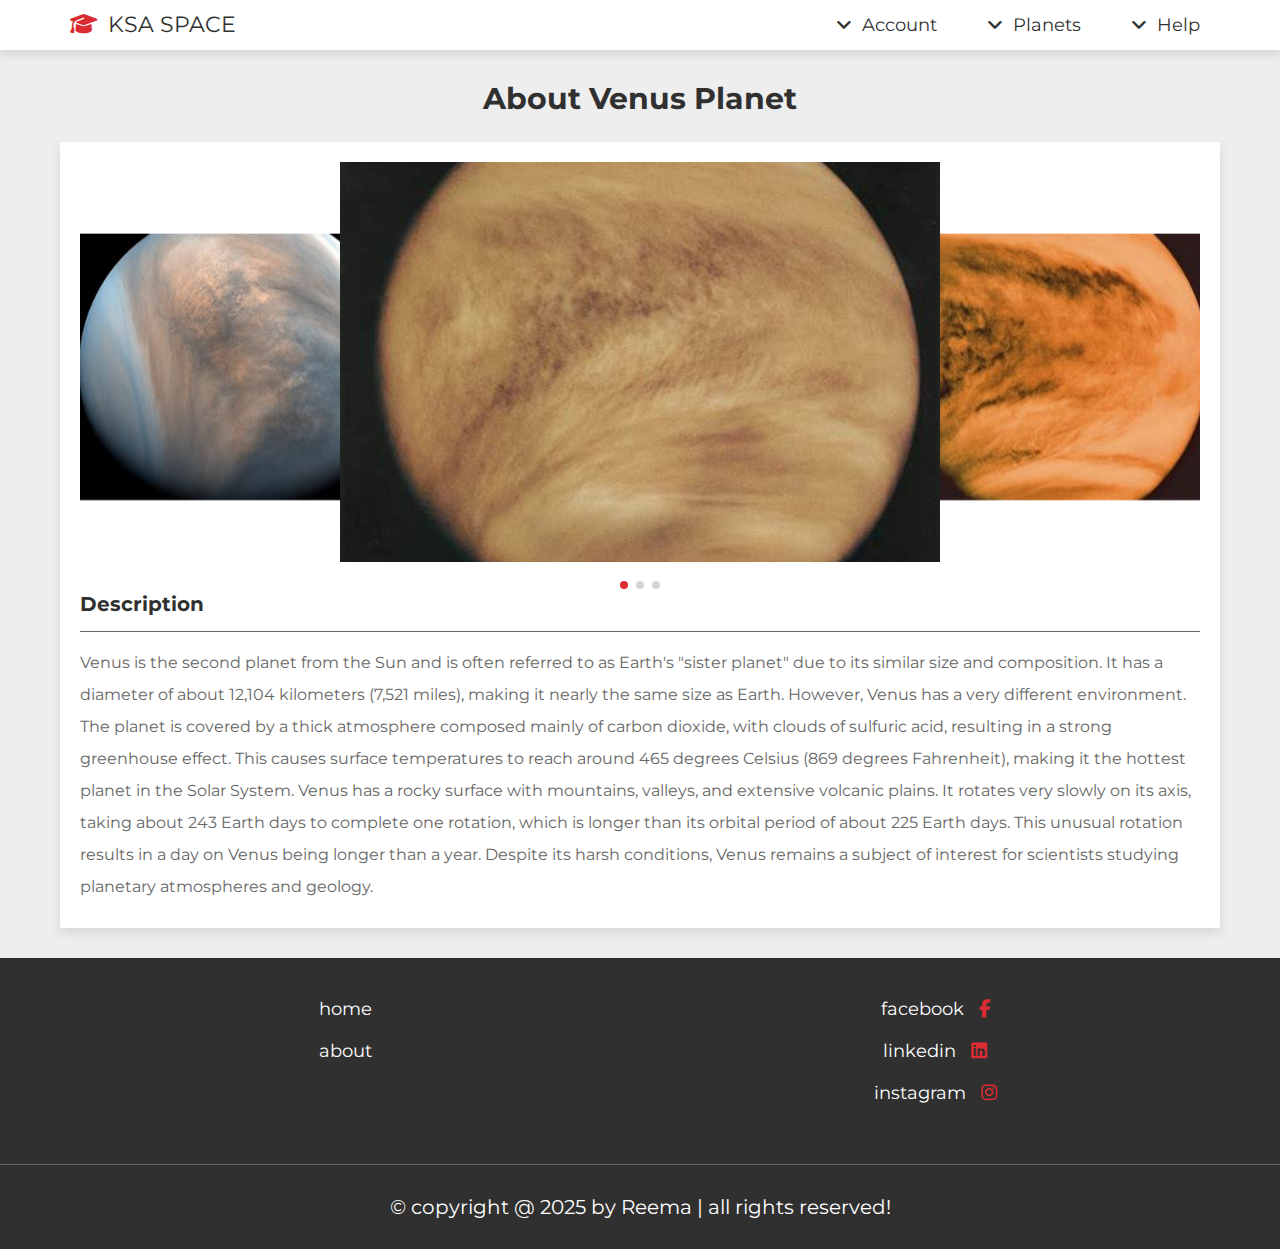
<file: venusPlanet.html>
<!DOCTYPE html>
<html lang="en">

<head>
    <meta charset="UTF-8">
    <meta http-equiv="X-UA-Compatible" content="IE=edge">
    <meta name="viewport" content="width=device-width, initial-scale=1.0">
    <title>Venus Planet</title>

    <link rel="stylesheet" href="https://cdn.jsdelivr.net/npm/swiper@8/swiper-bundle.min.css" />

    <!-- font awesome cdn link  -->
    <link rel="stylesheet" href="https://cdnjs.cloudflare.com/ajax/libs/font-awesome/6.2.0/css/all.min.css">
    <link rel="stylesheet" href="css/sstyle.css">
</head>

<body>
    <header class="header">
        <nav class="navbar nav-2">
            <section class="flex">
                <div id="menu-btn" class="fas fa-bars"></div>
    
                <div class="menu">
                    <ul >
                        <li><a href=" #">Account<i class="fas fa-angle-down" style="margin-right: 10px;"></i></a>
                            <ul>
                                <li><a href="login.html">Login</a></li>
                                <li><a href="register.html">Register</a>
                            </ul>
                        </li>
                        <li><a href="#">Planets<i class="fas fa-angle-down" style="margin-right: 10px;"></i></a>
                        </li>
                        <li><a href="#">Help<i class="fas fa-angle-down" style="margin-right: 10px;"></i></a>
                            <ul>
                                <li><a href="#">About Us</a></i></li>
                            </ul>
                        </li>
                    </ul>
                </div>
                <a href="index.html" class="logo">KSA SPACE<i class="fa-solid fa-graduation-cap"
                        style="margin-left: 10px;"></i></a>
    
            </section>
        </nav>
    
    </header>
    <!-- view property section starts  -->

    <section class="view-property">

        <h1 class="heading">About Venus Planet</h1>
        <div class="details" >
            <div class="swiper images-container">
                <div class="swiper-wrapper">
                    <img src="images/venus1.jpg" alt="" class="swiper-slide">
                    <img src="images/venus2.jpg" alt="" class="swiper-slide">
                    <img src="images/venus3.jpg" alt="" class="swiper-slide">
                </div>
                <div class="swiper-pagination"></div>
            </div>
            <h3 class="title">Description</h3>
            <p class="description">Venus is the second planet from the Sun and is often referred to as Earth's "sister planet" due to its similar size and composition. It has a diameter of about 12,104 kilometers (7,521 miles), making it nearly the same size as Earth. However, Venus has a very different environment.

                The planet is covered by a thick atmosphere composed mainly of carbon dioxide, with clouds of sulfuric acid, resulting in a strong greenhouse effect. This causes surface temperatures to reach around 465 degrees Celsius (869 degrees Fahrenheit), making it the hottest planet in the Solar System.
                
                Venus has a rocky surface with mountains, valleys, and extensive volcanic plains. It rotates very slowly on its axis, taking about 243 Earth days to complete one rotation, which is longer than its orbital period of about 225 Earth days. This unusual rotation results in a day on Venus being longer than a year. Despite its harsh conditions, Venus remains a subject of interest for scientists studying planetary atmospheres and geology.
                </p>
        </div>

    </section>


<!-- footer section starts  -->

<footer class="footer">

    <section class="flex">

        <div class="box">
            <a href="index.html"><span>home</span></a>
            <a href="#"><span>about</span></a>
        </div>

        <div class="box">
            <a href="#"><span>facebook</span><i class="fab fa-facebook-f"></i></a>
            <a href="#"><span>linkedin</span><i class="fab fa-linkedin"></i></a>
            <a href="#"><span>instagram</span><i class="fab fa-instagram"></i></a>

        </div>

    </section>
    <div class="credit">&copy; copyright @ 2025 by Reema | all rights reserved!
    </div>

</footer>

<!-- footer section ends -->
    <script src="https://cdn.jsdelivr.net/npm/swiper@8/swiper-bundle.min.js"></script>
    <!-- custom js file link  -->
    <script src="js/script.js"></script>
    <script>
    var swiper = new Swiper(".images-container", {
        effect: "coverflow",
        grabCursor: true,
        centeredSlides: true,
        slidesPerView: "auto",
        loop: true,
        coverflowEffect: {
            rotate: 0,
            stretch: 0,
            depth: 200,
            modifier: 3,
            slideShadows: true,
        },
        pagination: {
            el: ".swiper-pagination",
        },
    });
    </script>
</body>

</html>
</file>
<file: css/sstyle.css>
@import url('https://fonts.googleapis.com/css2?family=Montserrat:wght@100;200;300;400&display=swap');

:root{
   --main-color:#DA2C32;
   --light-color:#666;
   --light-bg:#eee;
   --white:#fff;
   --black:#303030;
   --border:.1rem solid var(--light-color);
   --box-shodow:0 .5rem 1rem rgba(0,0,0,.1);
}

*{
   font-family: 'Montserrat', sans-serif;
   margin: 0; padding: 0;
   box-sizing: border-box;
   outline: none; border: none;
   text-decoration: none;
}

*::selection{
   background-color: var(--main-color);
   color: var(--white);
}

*::-webkit-scrollbar{
   height: .5rem;
   width: 1rem;
}

*::-webkit-scrollbar-track{
   background-color: transparent;
}

*::-webkit-scrollbar-thumb{
   background-color: var(--main-color);
}

html{
   font-size: 62.5%;
   overflow-x: hidden;
   scroll-behavior: smooth;
   scroll-padding-top: 10rem;
}

body{
   background-color: var(--light-bg);
}

section{
   padding: 3rem 2rem;
   max-width: 1200px;
   margin: 0 auto;
}

.heading{
   text-align: center;
   padding-bottom: 2.5rem;
   font-size: 3rem;
   color: var(--black);
   text-transform: capitalize;
}

.btn,
.inline-btn{
   margin-top: 1rem;
   padding: 1rem 3rem;
   background-color: var(--main-color);
   color: var(--white);
   cursor: pointer;
   text-align: center;
   font-size: 1.8rem;
   text-transform: capitalize;
}

.btn:hover,
.inline-btn:hover{
   background-color: var(--black);
}

.btn{
   display: block;
   width: 100%;
}

.inline-btn{
   display: inline-block;
}

.flex-btn {
    display: flex;
    gap: 1rem;
    justify-content: space-between;
    align-items: flex-end;
    flex-wrap: wrap;
}

.header{
   position: sticky;
   top: 0; left: 0; right: 0;
   z-index: 1000;
   box-shadow: var(--box-shodow);
   direction: rtl;
}

.header .navbar.nav-1 .flex{
   padding-top: 1rem;
   padding-bottom: 1rem;
}

.header .navbar.nav-2 .flex{
   padding-top: 0;
   padding-bottom: 0;
}

.header .navbar.nav-1{
   background-color: var(--black);
}

.header .navbar.nav-2{
   background-color: var(--white);
}

.header .navbar .flex{
   display: flex;
   align-items: center;
   justify-content: space-between;
}

.header .navbar .flex .logo {
    font-size: 2.2rem;
    color: var(--black);
    line-height: 50px;
}
.header .navbar .flex .logo i{
   color: var(--main-color);
   margin-right: 1rem;
}

.header .navbar .flex ul{
   list-style: none;
}

.header .navbar .flex ul li{
   float: left;
   position: relative;
}

.header .navbar .flex ul li a{
   display: inline-block;
   padding: 1.2rem 2rem;
   font-size: 1.8rem;
   color: var(--black);
   background-color: var(--white);
}

.header .navbar .flex ul li a:hover{
   background-color: var(--main-color);
   color: var(--white);
}

.header .navbar .flex ul li a i{
   margin-left: 1rem;
}

.header .navbar .flex ul li ul{
   position: absolute;
   width: 18rem;
   left: 0;
}

.header .navbar .flex ul li ul li{
   width: 100%;
}

.header .navbar .flex ul li ul li a{
   display: none;
}

.header .navbar .flex ul li:hover ul li a{
   display: block;
}
#menu-btn{
   font-size: 2.5rem;
   color: var(--black);
   display: none;
}

.home{
   background:url('../images/space2.jpeg') no-repeat;
   background-size: cover;
   background-position: center;
}

.home .center{
   min-height: 85vh;
   display: flex;
   align-items: center;
   justify-content: center;
}

/* .search-form{
   max-width: 50rem;
   margin: 0 auto;
   border-radius: .5rem;
   background-color: var(--white);
   box-shadow: var(--box-shadow);
   border: var(--border);
   padding:1.5rem 2rem;
   display: flex;
   gap: 2rem;
   margin-bottom: 2rem;
}

.search-form input{
   width: 100%;
   font-size: 1.8rem;
   color: var(--black);
}

.search-form button{
   background:none;
   cursor: pointer;
   color: var(--black);
   font-size: 2rem;
} */

.listings .box-container{
   display: grid;
   grid-template-columns: repeat(auto-fit, 35rem);
   align-items: flex-start;
   justify-content: center;
   gap: 1.5rem;
}

.listings .box-container .box{
   border-radius: .5rem;
   background-color: var(--white);
   box-shadow: var(--box-shadow);
   border: var(--border);
   padding: 2rem;
   overflow-x: hidden;
}


.listings .box-container .box .thumb{
   position: relative;
   height: 20rem;
   margin-bottom: 1.5rem;
}

.listings .box-container .box .thumb p{
   position: absolute;
   top: 1rem; left: 1rem;
   background-color: rgba(0,0,0,.5);
   color: var(--white);
   border-radius: .5rem;
   padding:.7rem 1rem;
   font-size: 1.8rem;
}

.listings .box-container .box .thumb p i{
   margin-right: 1rem
}

.listings .box-container .box .thumb img{
   height: 100%;
   width: 100%;
   object-fit: cover;
   border-radius: .5rem;
}
.listings .box-container .box .name{
   font-size: 2rem;
   color: var(--black);
   padding: .7rem 0;
   text-overflow: ellipsis;
}

.view-property .details{
   background-color: var(--white);
   box-shadow: var(--box-shodow);
   padding: 2rem;
   overflow-x: hidden;
}

.view-property .details .thumb{
   background-color: var(--black);
   padding: 1.5rem;
   margin-bottom: 1.5rem;
}

.view-property .details .images-container{
   padding-bottom: 3rem;
}
.view-property .details .title{
   font-size: 2rem;
   color: var(--black);
   padding-bottom: 1.5rem;
   border-bottom: var(--border);
}

.swiper-pagination-bullets.swiper-pagination-horizontal{
   bottom: 0;
}

.swiper-pagination-bullet{
   background-color: var(--black);
}

.swiper-pagination-bullet-active{
   background-color: var(--main-color);
}
.view-property .details .description{
   padding-top: 1rem;
   margin: .5rem 0;
   margin-top: .5rem;
   font-size: 1.6rem;
   color: var(--light-color);
   line-height: 2;
}

.view-property .details .images-container img{
   height: 40rem;
   object-fit: cover;
   width: 60rem;
}

.view-property .details .name{
   font-size: 2rem;
   text-overflow: ellipsis;
   overflow-x: hidden;
   margin-bottom: .5rem;
   padding-top: 2rem;
}

.form-container form{
   max-width: 50rem;
   margin: 0 auto;
   background-color: var(--white);
   box-shadow: var(--box-shodow);
   padding: 2rem;
   text-align: center;
}

.form-container form h3{
   padding-bottom: 1rem;
   font-size: 2.5rem;
   color: var(--black);
   text-transform: capitalize;
}

.form-container form .box{
   border: var(--border);
   padding: 1.4rem;
   color: var(--black);
   margin: 1rem 0;
   width: 100%;
   font-size: 1.8rem;
}

.form-container form p{
   font-size: 1.7rem;
   padding: 1rem 0;
   color: var(--light-color);
}

.form-container form p a{
   color: var(--main-color);
}

.form-container form p a:hover{
   text-decoration: underline;
}


.footer{
   background-color: var(--black);
   text-align: center;
}

.footer .flex{
   display: flex;
   flex-wrap: wrap;
   gap: 2rem;
   justify-content: space-between;
}

.footer .flex .box{
   flex: 1 1 30rem;
}

.footer .flex .box a{
   display: block;
   padding: 1rem 0;
   font-size: 1.8rem;
}

.footer .flex .box a span{
   color: var(--white);
}

.footer .flex .box a:hover span{
   text-decoration: underline;
}

.footer .flex .box a i{
   color: var(--main-color);
}

.footer .flex .box:last-child{
   text-align: right;
}

.footer .flex .box:last-child a i{
   margin-left: 1.5rem;
}

.footer .flex .box:first-child a i{
   margin-right: 1.5rem;
}

.footer .flex .box:nth-child(2){
   text-align: center;
}

.footer .credit{
   padding: 3rem 2rem;
   text-align: center;
   border-top: var(--border);
   font-size: 2rem;
   color: var(--white);
   margin-top: 2rem;
   /* padding-bottom: 10rem; */
}

.footer .credit span{
   color: var(--main-color);
}

@media (max-width:991px){

   html{
      font-size: 55%;
   }

}

@media (max-width:768px){

   #menu-btn{
      display: inline-block;
   }

   .header .navbar .menu{
      position: absolute;
      top: 99%; left: 0; right: 0;
      background-color: var(--white);
      border-top: var(--border);
      transition: .2s linear;
      z-index:1;
      clip-path: polygon(0 0, 100% 0, 100% 0, 0 0);
   }

   .header .navbar .menu.active{
      clip-path: polygon(0 0, 100% 0, 100% 100%, 0 100%);
   }

   .header .navbar .menu ul li{
      width: 100%;
      position: relative;
   }

   .header .navbar .menu ul li a{
      width: 100%;
   }

   .header .navbar .menu ul li ul{
      position: relative;
      width: 100%;
   }

   .header .navbar .menu ul li ul li a{
      padding-left: 4rem;
      background-color: var(--black);
      color: var(--white);
   }

   
   .view-property .details .images-container img{
      height: 30rem;
      width: 40rem;
   }

}

@media (max-width:450px){

   html{
      font-size: 50%;
   }

   .header .navbar .flex .logo{
      font-size: 1.8rem;
   }

   .listings .box-container{
      grid-template-columns: 1fr;
   }

   .flex-btn{
      flex-flow: column;
      gap: 0;
   }

   .view-property .details .images-container img{
      height: 20rem;
      width: 30rem;
   }

   .listings .box-container form .box .thumb{
      height: 20rem;
   }

}
</file>
